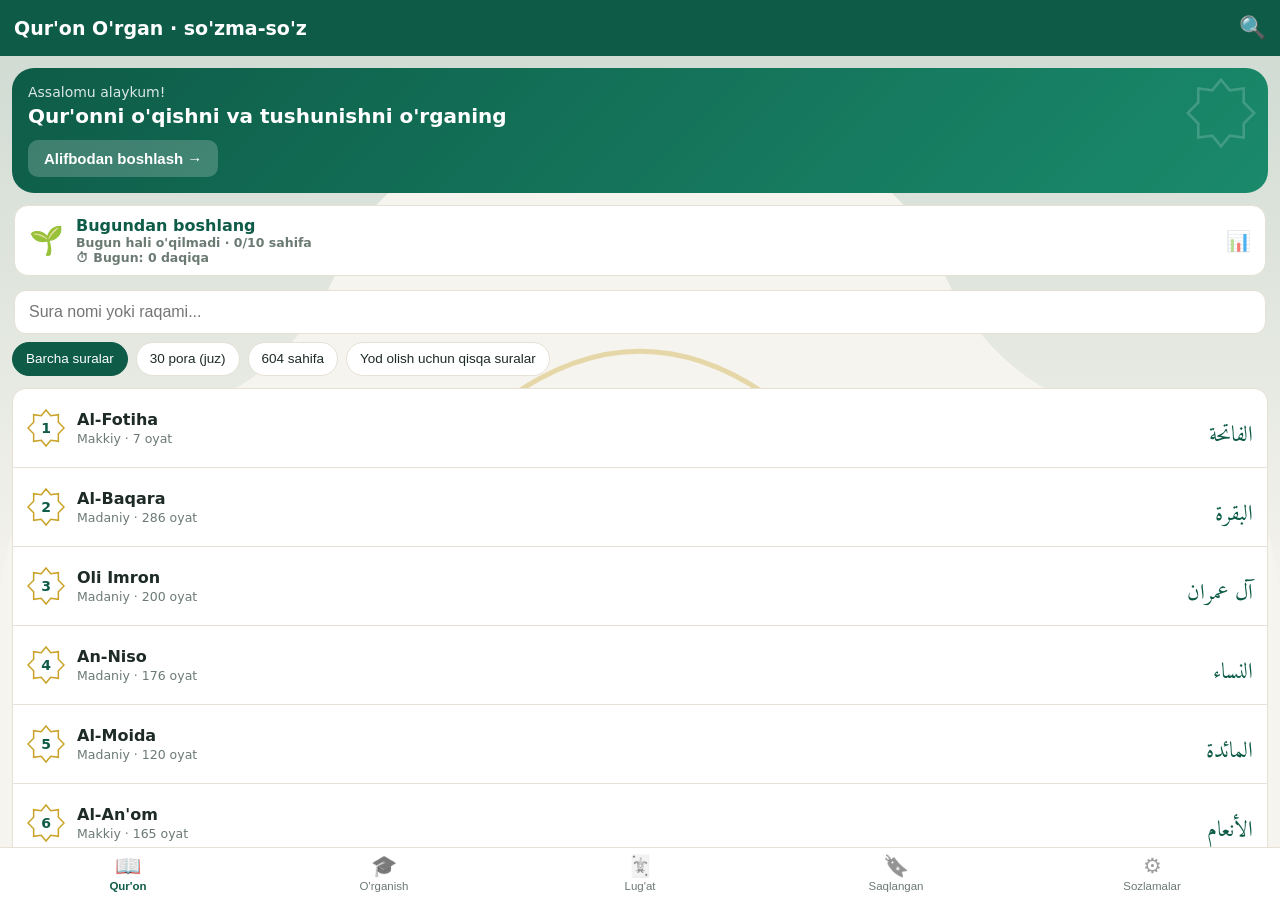
<file: index.html>
<!DOCTYPE html>
<html lang="uz">
<head>
<meta charset="utf-8">
<meta name="viewport" content="width=device-width, initial-scale=1, maximum-scale=1, user-scalable=no, viewport-fit=cover">
<title>Qur'on O'rgan: so'zma-so'z</title>
<meta name="theme-color" content="#0E5C48">
<meta name="apple-mobile-web-app-capable" content="yes">
<meta name="mobile-web-app-capable" content="yes">
<meta name="apple-mobile-web-app-status-bar-style" content="black-translucent">
<meta name="apple-mobile-web-app-title" content="Qur'on so'zma-so'z">
<link rel="apple-touch-icon" href="icon-180.png">
<link rel="icon" href="icon-192.png">
<link rel="manifest" href="manifest.json">
<link rel="stylesheet" href="style.css">
</head>
<body>
<header id="top">
  <button id="backBtn" class="iconbtn hidden" aria-label="Orqaga">&#8592;</button>
  <div id="title">Qur'on O'rgan</div>
  <button id="topAction3" class="iconbtn hidden" aria-label="Xatcho'p"></button>
  <button id="topAction2" class="iconbtn hidden"></button>
  <button id="topAction" class="iconbtn hidden"></button>
</header>
<main id="view"></main>
<div id="player" class="hidden">
  <button id="plPrev" class="iconbtn">&#9198;</button>
  <button id="plPlay" class="iconbtn big">&#9208;</button>
  <button id="plNext" class="iconbtn">&#9197;</button>
  <div id="plInfo"></div>
  <button id="plStop" class="iconbtn">&#10005;</button>
</div>
<nav id="tabs">
  <button data-tab="quran" class="on"><span>&#128214;</span>Qur'on</button>
  <button data-tab="learn"><span>&#127891;</span>O'rganish</button>
  <button data-tab="vocab"><span>&#127183;</span>Lug'at<i id="vBadge" class="badge hidden">0</i></button>
  <button data-tab="saved"><span>&#128278;</span>Saqlangan</button>
  <button data-tab="settings"><span>&#9881;</span>Sozlamalar</button>
</nav>
<div id="sheet" class="hidden"><div class="sheet-bg"></div><div class="sheet-box"><div class="sheet-handle"></div><div id="sheetBody"></div></div></div>
<audio id="audio" preload="auto"></audio>
<audio id="waudio" preload="auto"></audio>
<script src="data.js"></script>
<script src="uzdict.js"></script>
<script src="qdata.js"></script>
<script src="tajweed.js"></script>
<script src="indopak.js"></script>
<script src="morph.js"></script>
<script src="app.js"></script>
<script>try { if ("serviceWorker" in navigator && location.protocol === "https:") {
  var reloaded = false;
  window.__swApply = function () { var w = window.__swNew; if (w) { window.__swUserOk = true; w.postMessage("skipWaiting"); } };
  var announce = function (w) { window.__swNew = w; if (window.onSwUpdate) window.onSwUpdate(); };
  navigator.serviceWorker.register("sw.js", { updateViaCache: "none" }).then(function (r) {
    if (r.waiting && navigator.serviceWorker.controller) announce(r.waiting);
    r.addEventListener("updatefound", function () { var w = r.installing; if (!w) return;
      w.addEventListener("statechange", function () { if (w.state === "installed" && navigator.serviceWorker.controller) announce(w); }); });
    r.update(); setInterval(function () { r.update(); }, 30 * 60 * 1000);
  }).catch(function(){});
  navigator.serviceWorker.addEventListener("controllerchange", function () { if (window.__swUserOk && !reloaded) { reloaded = true; location.reload(); } });
} } catch (e) {}</script>
</body>
</html>
</file>
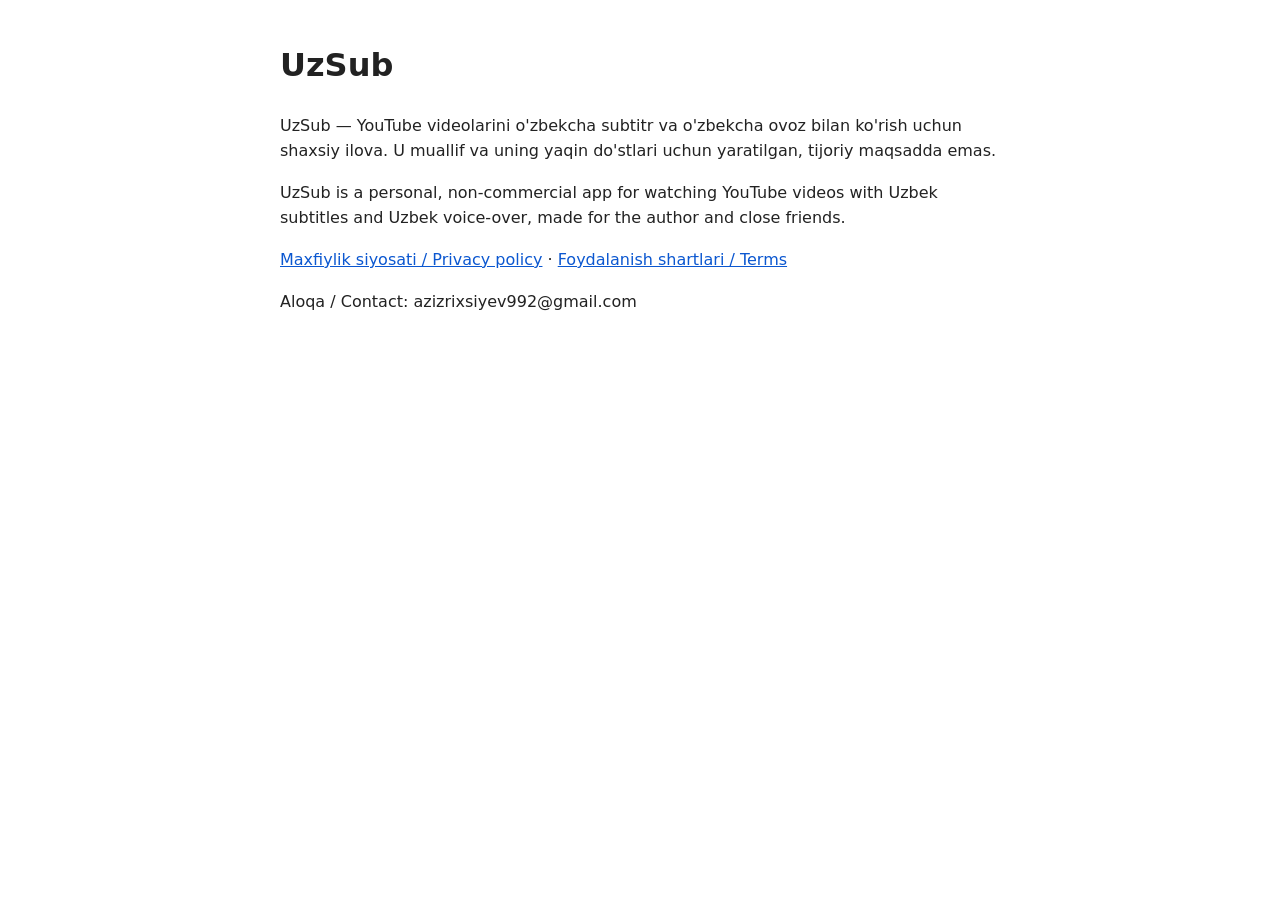
<file: uzsub/index.html>
<!doctype html>
<html lang="uz"><head><meta charset="utf-8"><meta name="viewport" content="width=device-width,initial-scale=1">
<title>UzSub</title>
<style>body{font-family:system-ui,Arial,sans-serif;max-width:720px;margin:40px auto;padding:0 18px;line-height:1.6;color:#222}a{color:#0b57d0}</style></head>
<body>
<h1>UzSub</h1>
<p>UzSub — YouTube videolarini o'zbekcha subtitr va o'zbekcha ovoz bilan ko'rish uchun shaxsiy ilova. U muallif va uning yaqin do'stlari uchun yaratilgan, tijoriy maqsadda emas.</p>
<p>UzSub is a personal, non-commercial app for watching YouTube videos with Uzbek subtitles and Uzbek voice-over, made for the author and close friends.</p>
<p><a href="privacy.html">Maxfiylik siyosati / Privacy policy</a> · <a href="terms.html">Foydalanish shartlari / Terms</a></p>
<p>Aloqa / Contact: azizrixsiyev992@gmail.com</p>
</body></html>
</file>
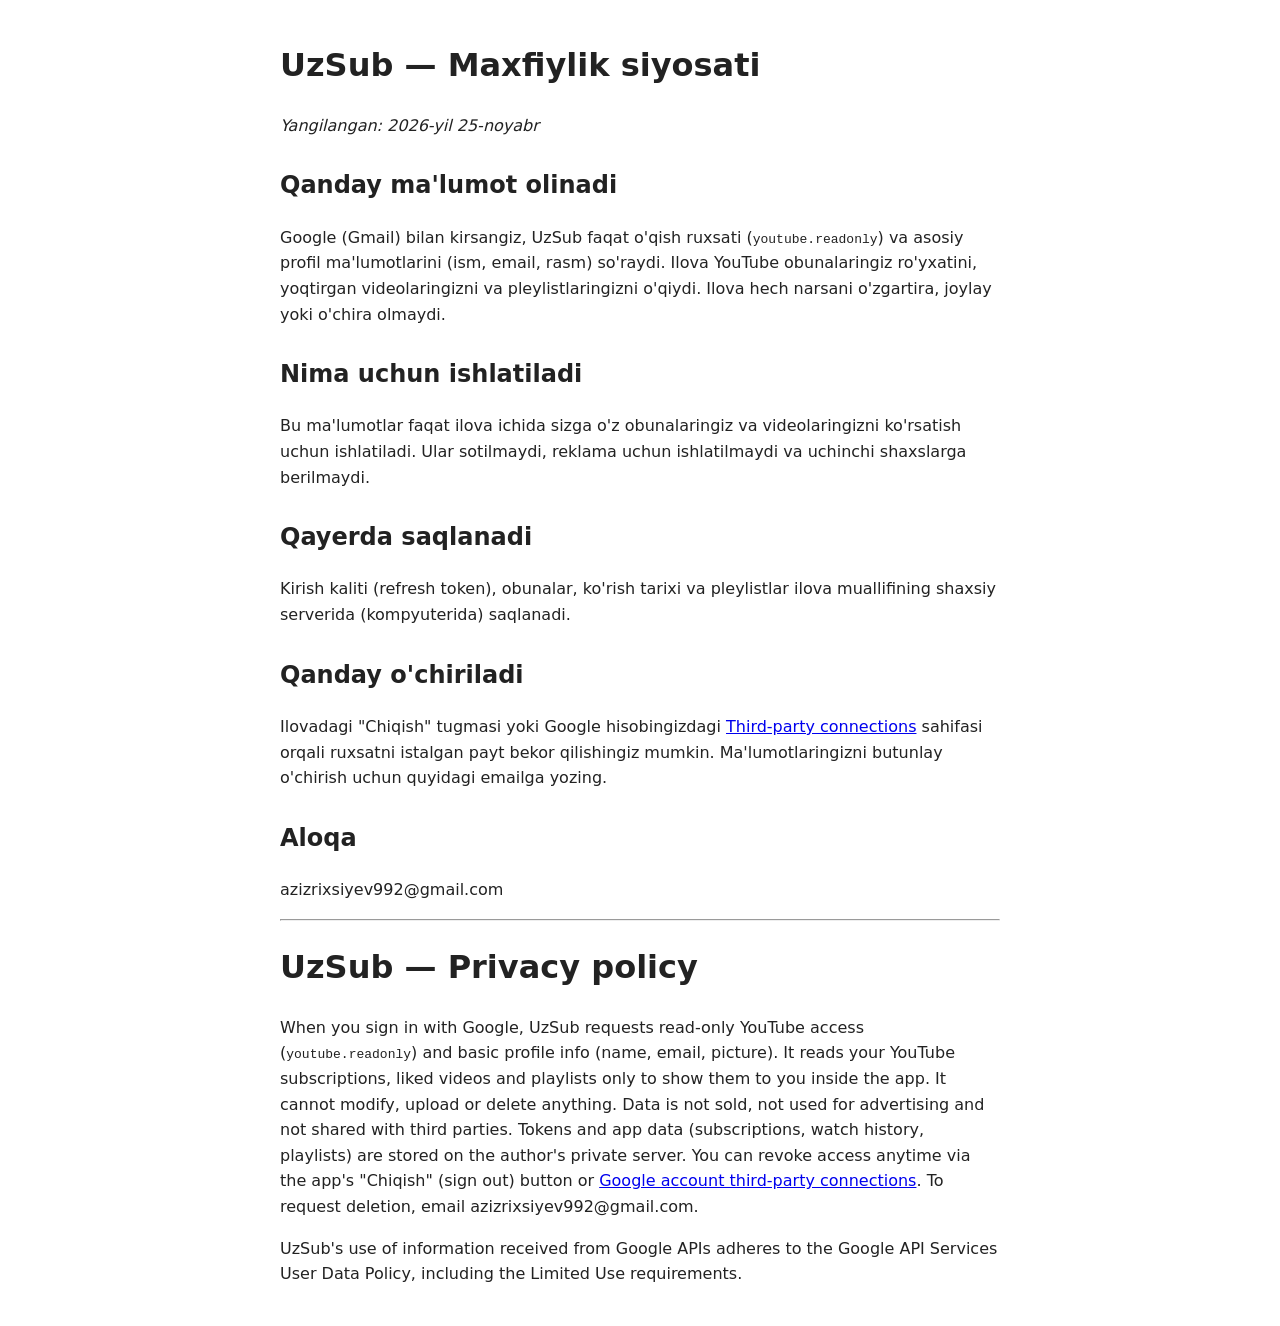
<file: uzsub/privacy.html>
<!doctype html>
<html lang="uz"><head><meta charset="utf-8"><meta name="viewport" content="width=device-width,initial-scale=1">
<title>UzSub — Maxfiylik siyosati / Privacy policy</title>
<style>body{font-family:system-ui,Arial,sans-serif;max-width:720px;margin:40px auto;padding:0 18px;line-height:1.6;color:#222}h2{margin-top:28px}</style></head>
<body>
<h1>UzSub — Maxfiylik siyosati</h1>
<p><i>Yangilangan: 2026-yil 25-noyabr</i></p>
<h2>Qanday ma'lumot olinadi</h2>
<p>Google (Gmail) bilan kirsangiz, UzSub faqat o'qish ruxsati (<code>youtube.readonly</code>) va asosiy profil ma'lumotlarini (ism, email, rasm) so'raydi. Ilova YouTube obunalaringiz ro'yxatini, yoqtirgan videolaringizni va pleylistlaringizni o'qiydi. Ilova hech narsani o'zgartira, joylay yoki o'chira olmaydi.</p>
<h2>Nima uchun ishlatiladi</h2>
<p>Bu ma'lumotlar faqat ilova ichida sizga o'z obunalaringiz va videolaringizni ko'rsatish uchun ishlatiladi. Ular sotilmaydi, reklama uchun ishlatilmaydi va uchinchi shaxslarga berilmaydi.</p>
<h2>Qayerda saqlanadi</h2>
<p>Kirish kaliti (refresh token), obunalar, ko'rish tarixi va pleylistlar ilova muallifining shaxsiy serverida (kompyuterida) saqlanadi.</p>
<h2>Qanday o'chiriladi</h2>
<p>Ilovadagi "Chiqish" tugmasi yoki Google hisobingizdagi <a href="https://myaccount.google.com/connections">Third-party connections</a> sahifasi orqali ruxsatni istalgan payt bekor qilishingiz mumkin. Ma'lumotlaringizni butunlay o'chirish uchun quyidagi emailga yozing.</p>
<h2>Aloqa</h2>
<p>azizrixsiyev992@gmail.com</p>
<hr>
<h1>UzSub — Privacy policy</h1>
<p>When you sign in with Google, UzSub requests read-only YouTube access (<code>youtube.readonly</code>) and basic profile info (name, email, picture). It reads your YouTube subscriptions, liked videos and playlists only to show them to you inside the app. It cannot modify, upload or delete anything. Data is not sold, not used for advertising and not shared with third parties. Tokens and app data (subscriptions, watch history, playlists) are stored on the author's private server. You can revoke access anytime via the app's "Chiqish" (sign out) button or <a href="https://myaccount.google.com/connections">Google account third-party connections</a>. To request deletion, email azizrixsiyev992@gmail.com.</p>
<p>UzSub's use of information received from Google APIs adheres to the Google API Services User Data Policy, including the Limited Use requirements.</p>
</body></html>
</file>
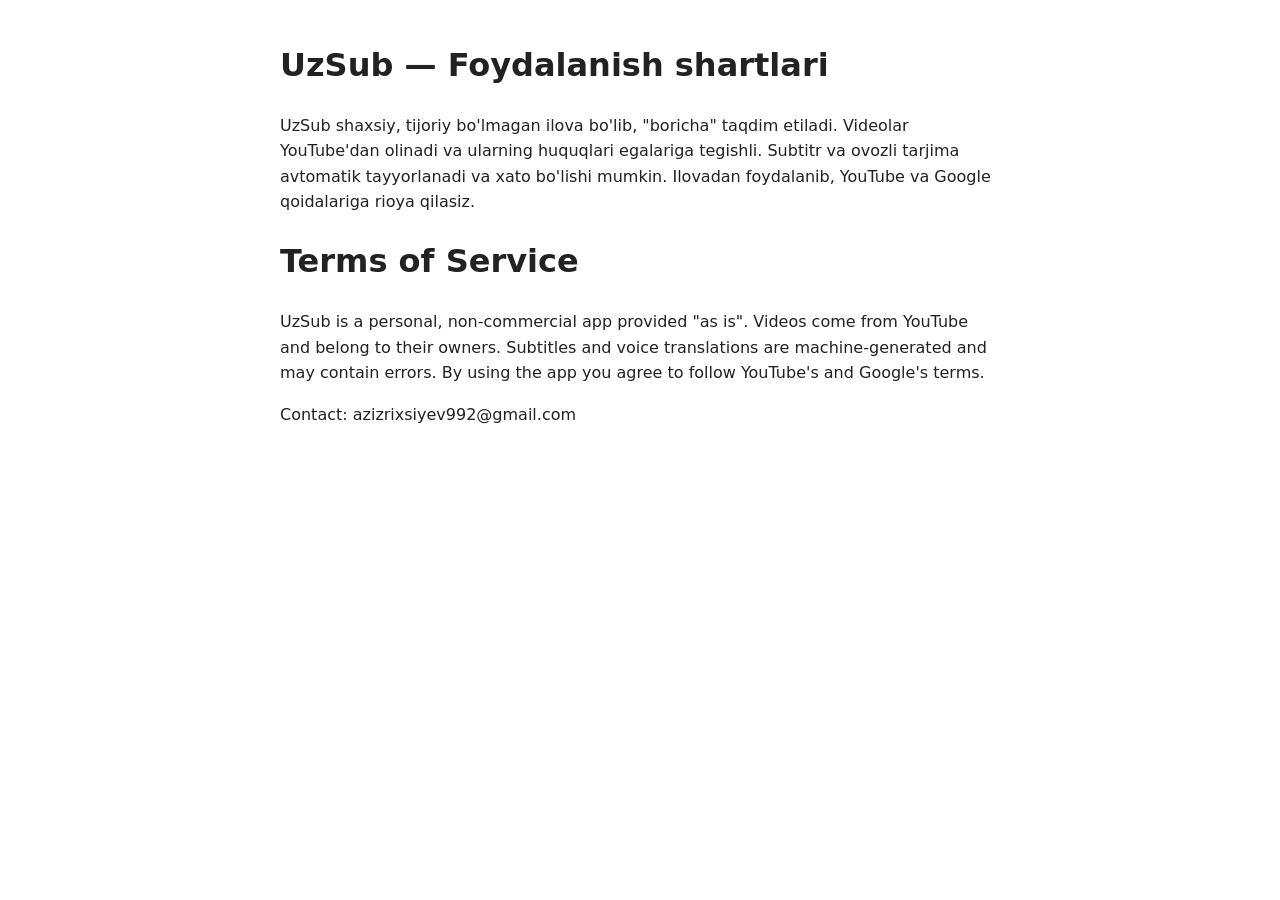
<file: uzsub/terms.html>
<!doctype html>
<html lang="uz"><head><meta charset="utf-8"><meta name="viewport" content="width=device-width,initial-scale=1">
<title>UzSub — Foydalanish shartlari / Terms</title>
<style>body{font-family:system-ui,Arial,sans-serif;max-width:720px;margin:40px auto;padding:0 18px;line-height:1.6;color:#222}</style></head>
<body>
<h1>UzSub — Foydalanish shartlari</h1>
<p>UzSub shaxsiy, tijoriy bo'lmagan ilova bo'lib, "boricha" taqdim etiladi. Videolar YouTube'dan olinadi va ularning huquqlari egalariga tegishli. Subtitr va ovozli tarjima avtomatik tayyorlanadi va xato bo'lishi mumkin. Ilovadan foydalanib, YouTube va Google qoidalariga rioya qilasiz.</p>
<h1>Terms of Service</h1>
<p>UzSub is a personal, non-commercial app provided "as is". Videos come from YouTube and belong to their owners. Subtitles and voice translations are machine-generated and may contain errors. By using the app you agree to follow YouTube's and Google's terms.</p>
<p>Contact: azizrixsiyev992@gmail.com</p>
</body></html>
</file>
<file: style.css>
@font-face { font-family: "AmiriQuran"; src: url("amiri-quran.woff2") format("woff2"); font-display: swap; }
@font-face { font-family: "QMadina"; src: url("madina-qmh.woff2") format("woff2"); font-display: swap; }
@font-face { font-family: "QOldMadina"; src: url("oldmadina-qmh.woff2") format("woff2"); font-display: swap; }
@font-face { font-family: "QIndoPak"; src: url("indopak-qmh.woff2") format("woff2"); font-display: swap; }
:root {
  --green: #0E5C48; --green2: #137a5f; --gold: #C9A227; --bg: #F6F4EE; --card: #fff;
  --text: #1d2a25; --muted: #6b7a73; --line: #e6e1d4; --hl: #fff6d6; --wbw: #0E5C48;
  --head: #0E5C48; --hero1: #0E5C48; --hero2: #1a8a6b; --acc2: #0E5C48; --btntext: #fff;
  --pattern: url("data:image/svg+xml;utf8,<svg xmlns='http://www.w3.org/2000/svg' width='56' height='56' viewBox='0 0 56 56'><path d='M28 4 34 22 52 28 34 34 28 52 22 34 4 28 22 22Z' fill='none' stroke='%230E5C48' stroke-opacity='.06' stroke-width='1.2'/></svg>");
  --ar: 30px; --tr: 16px; --arfont: "QMadina", "AmiriQuran", serif; --arlh: 2.1;
}
body.dark { --bg: #0d1422; --card: #151f33; --text: #e9edf5; --muted: #95a1b8; --line: #243149; --hl: #2c2a1c; --green: #d4b25a; --acc2: #e2c372; --wbw: #e2c372; --gold: #d4b25a;
  --head: #0b1120; --hero1: #18264a; --hero2: #2c3f6e; --btntext: #121a2c;
  --pattern: url("data:image/svg+xml;utf8,<svg xmlns='http://www.w3.org/2000/svg' width='56' height='56' viewBox='0 0 56 56'><path d='M28 4 34 22 52 28 34 34 28 52 22 34 4 28 22 22Z' fill='none' stroke='%23d4b25a' stroke-opacity='.07' stroke-width='1.2'/></svg>"); }
body.sepia { --green: #7a4b25; --acc2: #7a4b25; --wbw: #7a4b25; --gold: #b8860b; --head: #6b4423; --hero1: #6b4423; --hero2: #9c6b3c;
  --pattern: url("data:image/svg+xml;utf8,<svg xmlns='http://www.w3.org/2000/svg' width='56' height='56' viewBox='0 0 56 56'><circle cx='28' cy='28' r='18' fill='none' stroke='%237a4b25' stroke-opacity='.06' stroke-width='1.2'/><path d='M28 10 46 28 28 46 10 28Z' fill='none' stroke='%237a4b25' stroke-opacity='.05'/></svg>"); }
body.sepia { --bg: #f3e9d2; --card: #fbf4e2; --text: #3b2f1e; --muted: #7d6a4f; --line: #e2d3b0; --hl: #f5e3a8; }
* { box-sizing: border-box; -webkit-tap-highlight-color: transparent; }
html, body { margin: 0; height: 100%; background: var(--bg); color: var(--text); font-family: system-ui, -apple-system, "Segoe UI", Roboto, sans-serif; }
body { display: flex; flex-direction: column; overflow: hidden; }
.hidden { display: none !important; }
header { background: var(--head); color: #fff; display: flex; align-items: center; min-height: 56px; padding: 0 6px; gap: 4px; flex-shrink: 0; }
#title { flex: 1; font-size: 19px; font-weight: 600; padding: 0 8px; white-space: nowrap; overflow: hidden; text-overflow: ellipsis; }
.iconbtn { background: none; border: 0; color: inherit; font-size: 22px; width: 44px; height: 44px; border-radius: 50%; display: inline-flex; align-items: center; justify-content: center; cursor: pointer; }
.iconbtn:active { background: rgba(255,255,255,.18); }
main { flex: 1; overflow-y: auto; -webkit-overflow-scrolling: touch; padding-bottom: 20px; }
nav#tabs { display: flex; background: var(--card); border-top: 1px solid var(--line); flex-shrink: 0; }
nav#tabs button { flex: 1; background: none; border: 0; color: var(--muted); font-size: 11.5px; padding: 6px 0 8px; display: flex; flex-direction: column; align-items: center; gap: 2px; }
nav#tabs button span { font-size: 21px; filter: grayscale(1); opacity: .7; }
nav#tabs button.on { color: var(--green); font-weight: 600; }
body.dark nav#tabs button.on { color: var(--acc2); }
nav#tabs button.on span { filter: none; opacity: 1; }

.pad { padding: 14px; }
.search { width: 100%; padding: 12px 14px; border-radius: 12px; border: 1px solid var(--line); background: var(--card); color: var(--text); font-size: 16px; outline: none; }
.card { background: var(--card); border-radius: 14px; border: 1px solid var(--line); margin: 10px 12px; overflow: hidden; }
.hero { background: linear-gradient(135deg, var(--hero1), var(--hero2)); color: #fff; margin: 12px; border-radius: 16px; padding: 16px; position: relative; }
.hero h3 { margin: 0 0 4px; font-size: 14px; font-weight: 500; opacity: .85; }
.hero .big { font-size: 20px; font-weight: 700; }
.hero .btn { margin-top: 12px; }
.btn { background: var(--green); color: var(--btntext); border: 0; border-radius: 10px; padding: 10px 16px; font-size: 15px; font-weight: 600; cursor: pointer; }
.btn.light { background: rgba(255,255,255,.2); }
.btn.out { background: transparent; color: var(--green); border: 1.5px solid var(--green); }
body.dark .btn.out { color: var(--acc2); border-color: var(--acc2); }
.btn:active { opacity: .8; }
.row { display: flex; align-items: center; padding: 12px 14px; border-bottom: 1px solid var(--line); gap: 12px; cursor: pointer; }
.row:last-child { border-bottom: 0; }
.row:active { background: var(--hl); }
.num { width: 38px; height: 38px; flex-shrink: 0; display: flex; align-items: center; justify-content: center; font-weight: 700; font-size: 14px; color: var(--green); background: url("data:image/svg+xml;utf8,<svg xmlns='http://www.w3.org/2000/svg' viewBox='0 0 40 40'><path d='M20 1 25 7 33 6 33 14 39 20 33 26 33 34 25 33 20 39 15 33 7 34 7 26 1 20 7 14 7 6 15 7Z' fill='none' stroke='%23C9A227' stroke-width='1.6'/></svg>") center/contain no-repeat; }
body.dark .num { color: var(--acc2); }
.rmain { flex: 1; min-width: 0; }
.rtitle { font-weight: 600; font-size: 16px; }
.rsub { font-size: 12.5px; color: var(--muted); margin-top: 2px; }
.rar { font-family: "AmiriQuran", serif; font-size: 22px; color: var(--green); direction: rtl; }
body.dark .rar { color: var(--acc2); }
.chips { display: flex; gap: 8px; overflow-x: auto; padding: 4px 12px 2px; }
.chip { flex-shrink: 0; line-height: 1.3; padding: 7px 13px; border-radius: 20px; border: 1px solid var(--line); background: var(--card); font-size: 13.5px; color: var(--text); }
.chip.on { background: var(--green); color: #fff; border-color: var(--green); }

/* Reader */
.sura-head { text-align: center; padding: 18px 12px 6px; }
.sura-head .ar { font-family: "AmiriQuran", serif; font-size: 34px; color: var(--green); }
body.dark .sura-head .ar { color: var(--acc2); }
.sura-head .meta { color: var(--muted); font-size: 13px; }
.bism { font-family: var(--arfont); font-size: calc(var(--ar) * .9); text-align: center; padding: 6px 0 4px; color: var(--text); }
.ayah { background: var(--card); margin: 8px 10px; border-radius: 14px; border: 1px solid var(--line); padding: 10px 12px 12px; transition: background .25s; }
.ayah.playing { background: var(--hl); border-color: var(--gold); }
.ayah-head { display: flex; align-items: center; gap: 2px; }
.ayah-head .key { font-size: 12.5px; color: var(--muted); flex: 1; padding-left: 4px; }
.ayah-head .iconbtn { width: 38px; height: 38px; font-size: 18px; color: var(--green); }
body.dark .ayah-head .iconbtn { color: var(--acc2); }
.ayah-head .iconbtn.on { color: var(--gold); }
.ar-line { direction: rtl; text-align: right; font-family: var(--arfont); font-size: var(--ar); line-height: var(--arlh); padding: 4px 0; }
.ar-line .w { cursor: pointer; border-radius: 6px; padding: 0 2px; }
.ar-line .w:active, .ar-line .w.sel { background: var(--hl); }
.ar-line .end { color: var(--gold); font-size: .8em; }
.wbw .ar-line { display: flex; flex-wrap: wrap; gap: 6px 4px; line-height: 1.5; }
.wbw .w { display: inline-flex; flex-direction: column; align-items: center; padding: 4px 6px; border: 1px dashed var(--line); border-radius: 8px; max-width: 46%; }
.wbw .w .wa { font-size: var(--ar); line-height: 1.75; }
.w .wt, .w .wm { display: none; font-family: system-ui, sans-serif; direction: ltr; text-align: center; line-height: 1.25; }
.wbw .w .wm { display: block; font-size: 12.5px; color: var(--wbw); margin-top: 2px; }
.wbw.tl .w .wt { display: block; font-size: 11.5px; color: var(--muted); font-style: italic; }
.wbw .end { align-self: center; font-size: calc(var(--ar) * .8); }
.tr-text { font-size: var(--tr); line-height: 1.6; padding-top: 6px; border-top: 1px solid var(--line); margin-top: 6px; }
.tr-text sup { color: var(--gold); }
.loading { text-align: center; padding: 40px 20px; color: var(--muted); }
.spinner { width: 34px; height: 34px; border: 3px solid var(--line); border-top-color: var(--green); border-radius: 50%; animation: spin 1s linear infinite; margin: 0 auto 12px; }
@keyframes spin { to { transform: rotate(360deg); } }
.err { color: #b3261e; text-align: center; padding: 20px; }
.note { font-size: 12.5px; color: var(--muted); padding: 6px 14px; line-height: 1.45; }
.banner { background: var(--hl); border: 1px solid var(--gold); color: var(--text); margin: 8px 10px; border-radius: 10px; padding: 9px 12px; font-size: 13px; line-height: 1.4; }

/* Player */
#player { position: relative; display: flex; align-items: center; background: #0b4a3a; color: #fff; padding: 4px 8px; gap: 2px; flex-shrink: 0; }
#player .big { font-size: 26px; }
#plInfo { flex: 1; font-size: 12.5px; padding-left: 8px; line-height: 1.3; }

/* Sheet */
#sheet { position: fixed; inset: 0; z-index: 50; }
.sheet-bg { position: absolute; inset: 0; background: rgba(0,0,0,.45); }
.sheet-box { position: absolute; left: 0; right: 0; bottom: 0; max-height: 82%; background: var(--card); border-radius: 18px 18px 0 0; overflow-y: auto; padding: 4px 16px 24px; animation: up .2s ease-out; }
@keyframes up { from { transform: translateY(40%); opacity: .4; } }
.sheet-handle { width: 40px; height: 4px; border-radius: 3px; background: var(--line); margin: 8px auto 10px; }
.sheet-box h3 { margin: 6px 0 10px; font-size: 17px; }
.tafsir-text { font-size: var(--tr); line-height: 1.65; white-space: pre-wrap; }
.word-pop { text-align: center; }
.word-pop .wbig { font-family: var(--arfont); font-size: 52px; color: var(--green); direction: rtl; line-height: 1.8; }
body.dark .word-pop .wbig { color: var(--acc2); }
.word-pop .wtl { color: var(--muted); font-style: italic; font-size: 15px; }
.word-pop .wmn { font-size: 20px; font-weight: 600; margin: 8px 0 14px; }
.word-pop .alts { font-size: 13px; color: var(--muted); margin-bottom: 14px; }

/* Settings */
.set { padding: 13px 14px; border-bottom: 1px solid var(--line); }
.set:last-child { border-bottom: 0; }
.set label { display: block; font-weight: 600; font-size: 15px; margin-bottom: 8px; }
.set .hint { font-size: 12.5px; color: var(--muted); margin-top: 4px; }
.seg { display: flex; flex-wrap: wrap; gap: 6px; }
.seg button { flex: 1 1 auto; padding: 8px 10px; border-radius: 9px; border: 1px solid var(--line); background: var(--bg); color: var(--text); font-size: 13.5px; }
.seg button.on { background: var(--green); color: #fff; border-color: var(--green); }
select { width: 100%; padding: 10px; border-radius: 10px; border: 1px solid var(--line); background: var(--bg); color: var(--text); font-size: 15px; }
input[type=range] { width: 100%; accent-color: var(--green); }
.toggle { display: flex; align-items: center; justify-content: space-between; }
.toggle label { margin: 0; }
.sw { width: 50px; height: 28px; border-radius: 14px; background: #c9cfcc; position: relative; transition: .2s; flex-shrink: 0; }
.sw::after { content: ""; position: absolute; top: 3px; left: 3px; width: 22px; height: 22px; border-radius: 50%; background: #fff; transition: .2s; box-shadow: 0 1px 3px rgba(0,0,0,.25); }
.sw.on { background: var(--green); }
.sw.on::after { left: 25px; }

/* Learn */
.lesson-ic { width: 46px; height: 46px; border-radius: 12px; background: #e3f1ec; display: flex; align-items: center; justify-content: center; font-size: 24px; flex-shrink: 0; font-family: "AmiriQuran", serif; color: var(--green); }
body.dark .lesson-ic { background: #1f3a31; color: var(--acc2); }
.grid { display: grid; grid-template-columns: repeat(4, 1fr); gap: 8px; padding: 10px 12px; }
.lt { background: var(--card); border: 1px solid var(--line); border-radius: 12px; text-align: center; padding: 8px 2px 6px; cursor: pointer; }
.lt:active { background: var(--hl); }
.lt .l { font-family: "AmiriQuran", serif; font-size: 36px; line-height: 1.9; padding-bottom: 4px; color: var(--green); }
body.dark .lt .l { color: var(--acc2); }
.lt .n { font-size: 12px; color: var(--muted); }
.forms { display: flex; justify-content: space-around; direction: rtl; margin: 6px 0 14px; }
.forms div { text-align: center; }
.forms .f { font-family: "AmiriQuran", serif; font-size: 40px; line-height: 1.6; }
.forms .c { font-size: 11px; color: var(--muted); direction: ltr; }
.hrow { display: flex; align-items: center; gap: 12px; padding: 12px 14px; border-bottom: 1px solid var(--line); }
.hrow .hx { font-family: "AmiriQuran", serif; font-size: 40px; min-width: 64px; text-align: center; color: var(--green); cursor: pointer; }
body.dark .hrow .hx { color: var(--acc2); }
.lesson-p { padding: 4px 14px; line-height: 1.6; font-size: 15px; }
.arx { font-family: "AmiriQuran", serif; font-size: 1.45em; color: var(--green); direction: rtl; display: inline-block; white-space: nowrap; line-height: 1.6; }
body.dark .arx { color: var(--acc2); }
.drill { display: grid; grid-template-columns: repeat(3, 1fr); gap: 8px; padding: 10px 12px; }
.drill .lt .l { font-size: 34px; }
.quiz-q { text-align: center; font-family: "AmiriQuran", serif; font-size: 90px; color: var(--green); line-height: 1.6; }
body.dark .quiz-q { color: var(--acc2); }
.quiz-opts { display: grid; grid-template-columns: 1fr 1fr; gap: 10px; padding: 0 14px; }
.quiz-opts button { padding: 14px; font-size: 17px; border-radius: 12px; border: 1px solid var(--line); background: var(--card); color: var(--text); }
.quiz-opts button.ok { background: #d8f3e6; border-color: #2e9e6f; }
.quiz-opts button.bad { background: #fbe0de; border-color: #c94a43; }
body.dark .quiz-opts button.ok { background: #1d4a37; }
body.dark .quiz-opts button.bad { background: #4a1f1d; }
.score { text-align: center; color: var(--muted); padding: 8px; }
.progress { height: 6px; background: var(--line); border-radius: 3px; overflow: hidden; margin-top: 8px; }
.progress div { height: 100%; background: var(--gold); }
.empty { text-align: center; color: var(--muted); padding: 50px 24px; line-height: 1.6; }
.foot { font-size: 11.5px; color: var(--muted); padding: 10px 16px 20px; line-height: 1.5; text-align: center; }

/* Rangli tajvid */
.wa i, .ar-line i { font-style: normal; }
.tj-ham_wasl { color: #9a9a9a; }
.tj-slnt { color: #9a9a9a; }
.tj-laam_shamsiyah { color: #9a9a9a; }
.tj-madda_normal { color: #537FFF; }
.tj-madda_permissible { color: #4050FF; }
.tj-madda_necessary { color: #000EBC; }
.tj-madda_obligatory { color: #2144C1; }
.tj-qalaqah { color: #DD0008; }
.tj-ikhafa_shafawi { color: #D500B7; }
.tj-ikhafa { color: #9400A8; }
.tj-idgham_shafawi { color: #58B800; }
.tj-iqlab { color: #26BFFD; }
.tj-idgham_ghunnah { color: #169777; }
.tj-idgham_wo_ghunnah { color: #169200; }
.tj-idgham_mutajanisayn { color: #A1A1A1; }
.tj-idgham_mutaqaribayn { color: #A1A1A1; }
.tj-ghunnah { color: #FF7E1E; }
body.dark .tj-madda_normal { color: #8aa6ff; }
body.dark .tj-madda_permissible { color: #7d88ff; }
body.dark .tj-madda_necessary { color: #6f7bff; }
body.dark .tj-madda_obligatory { color: #6f8cff; }
body.dark .tj-ikhafa { color: #d36be6; }
.tj-bg-ham_wasl { background: #9a9a9a; }
.tj-bg-slnt { background: #9a9a9a; }
.tj-bg-laam_shamsiyah { background: #9a9a9a; }
.tj-bg-madda_normal { background: #537FFF; }
.tj-bg-madda_permissible { background: #4050FF; }
.tj-bg-madda_necessary { background: #000EBC; }
.tj-bg-madda_obligatory { background: #2144C1; }
.tj-bg-qalaqah { background: #DD0008; }
.tj-bg-ikhafa_shafawi { background: #D500B7; }
.tj-bg-ikhafa { background: #9400A8; }
.tj-bg-idgham_shafawi { background: #58B800; }
.tj-bg-iqlab { background: #26BFFD; }
.tj-bg-idgham_ghunnah { background: #169777; }
.tj-bg-idgham_wo_ghunnah { background: #169200; }
.tj-bg-idgham_mutajanisayn { background: #A1A1A1; }
.tj-bg-idgham_mutaqaribayn { background: #A1A1A1; }
.tj-bg-ghunnah { background: #FF7E1E; }
.tjdot { width: 22px; height: 22px; border-radius: 6px; flex-shrink: 0; }
.note-box { margin-top: 8px; padding: 8px 10px; border-radius: 10px; background: var(--hl); font-size: 14px; line-height: 1.5; white-space: pre-wrap; }

/* Yozuv uslublari */
body.ms-madina { --arfont: "QMadina", "AmiriQuran", serif; }
body.ms-oldmadina { --arfont: "QOldMadina", "AmiriQuran", serif; }
body.ms-indopak { --arfont: "QIndoPak", "AmiriQuran", serif; --arlh: 2.4; }
body.ms-amiri { --arfont: "AmiriQuran", serif; }
.ar-amiri, .ar-amiri .wa { font-family: "AmiriQuran", serif !important; }
main { position: relative; }
.mpick { display: flex; flex-direction: column; gap: 8px; }
.mpick button { text-align: left; border: 1.5px solid var(--line); background: var(--bg); color: var(--text); border-radius: 12px; padding: 8px 12px; display: grid; grid-template-columns: auto 1fr; column-gap: 12px; align-items: center; }
.mpick button.on { border-color: var(--green); background: var(--hl); }
.mpick .mp-ar { grid-row: span 2; font-size: 26px; direction: rtl; color: var(--green); line-height: 1.7; }
body.dark .mpick .mp-ar { color: var(--acc2); }
.mpick small { color: var(--muted); font-size: 12px; line-height: 1.3; }
.ms-madina.mp-ar, .mp-ar.ms-madina { font-family: "QMadina", "AmiriQuran", serif; }
.mp-ar.ms-oldmadina { font-family: "QOldMadina", "AmiriQuran", serif; }
.mp-ar.ms-indopak { font-family: "QIndoPak", "AmiriQuran", serif; }
.mp-ar.ms-amiri { font-family: "AmiriQuran", serif; }
.mushaf { direction: rtl; text-align: justify; text-align-last: center; font-family: var(--arfont); font-size: calc(var(--ar) * 1.05); line-height: var(--arlh); background: var(--card); border: 1px solid var(--line); border-radius: 14px; margin: 8px 10px; padding: 14px 16px; }
.mushaf .w { cursor: pointer; border-radius: 6px; }
.mushaf .w.sel, .mushaf .w:active { background: var(--hl); }
.mushaf .ma.playing { background: var(--hl); border-radius: 6px; box-shadow: 0 0 0 3px var(--hl); }
.mushaf .end { color: var(--gold); cursor: pointer; font-size: .8em; padding: 0 2px; }
.mushaf .wa i { font-style: normal; }
#topAction2.on { background: rgba(255,255,255,.22); }
#topAction2 { font-family: "AmiriQuran", serif; font-size: 24px; }
.end { font-family: "AmiriQuran", serif !important; }
#topAction2 { line-height: 1; padding-bottom: 8px; }

/* Lug'at va takrorlash */
nav#tabs button { position: relative; }
.badge { position: absolute; top: 3px; left: 54%; background: #d93b30; color: #fff; font-style: normal; font-size: 10.5px; font-weight: 700; min-width: 17px; height: 17px; line-height: 17px; border-radius: 9px; padding: 0 4px; }
.w.inv .wa { text-decoration: underline dotted var(--gold); text-decoration-thickness: 2px; text-underline-offset: 6px; }
.wbw .w.inv { border-color: var(--gold); border-style: solid; }
.vstats { display: flex; gap: 14px; flex-wrap: wrap; font-size: 13px; opacity: .9; margin-top: 6px; }
.vword { font-family: var(--arfont); font-size: 26px; min-width: 70px; text-align: center; }
.flash { padding: 10px 14px 4px; }
.fq { font-family: var(--arfont); font-size: 64px; text-align: center; direction: rtl; color: var(--green); line-height: 2; padding-top: 10px; }
body.dark .fq { color: var(--acc2); }
.fa { font-size: 24px; font-weight: 700; text-align: center; margin: 8px 0 6px; }
.grades { display: grid; grid-template-columns: 1fr 1fr 1fr; gap: 8px; padding: 6px 12px; }
.grades button { border: 0; border-radius: 12px; padding: 12px 4px; font-size: 16px; font-weight: 700; color: #fff; display: flex; flex-direction: column; align-items: center; gap: 2px; }
.grades small { font-size: 11.5px; font-weight: 500; opacity: .9; }
.g0 { background: #c94a43; } .g1 { background: #d8962b; } .g2 { background: #2e9e6f; }
.btn[disabled] { opacity: .6; }

/* Mavzular: fon naqshi */
main { background-image: var(--pattern); background-attachment: local; }
body.dark .btn.light { color: #fff; }
.chip.on, .seg button.on { color: var(--btntext); }
.tpick { display: grid; grid-template-columns: repeat(3, 1fr); gap: 8px; }
.tpick button { border: 2px solid var(--line); border-radius: 12px; padding: 0; overflow: hidden; background: none; color: var(--text); font-size: 13px; font-weight: 600; }
.tpick button.on { border-color: var(--gold); box-shadow: 0 0 0 2px var(--gold); }
.tp-prev { height: 70px; display: flex; flex-direction: column; }
.tp-prev i { height: 16px; display: block; }
.tp-prev span { flex: 1; display: flex; align-items: center; justify-content: center; font-family: "AmiriQuran", serif; font-size: 22px; }
.tpick b { display: block; padding: 6px 2px; }

/* So'z tahlili */
.mgrid { display: grid; grid-template-columns: 1fr 1fr; gap: 8px; margin: 10px 0; }
.mbox { background: var(--bg); border: 1px solid var(--line); border-radius: 12px; padding: 8px; text-align: center; }
.mbox small { color: var(--muted); font-size: 11.5px; display: block; }
.mar { font-family: "AmiriQuran", serif; font-size: 28px; color: var(--green); direction: rtl; line-height: 1.7; }
.tipbox { background: var(--hl); border-left: 3px solid var(--gold); padding: 8px 10px; border-radius: 8px; font-size: 13.5px; margin: 8px 0; line-height: 1.45; }
.sheet-box h4, #dBody h4 { margin: 14px 0 8px; font-size: 14.5px; }
.fam { display: flex; flex-wrap: wrap; gap: 6px; direction: rtl; }
.famw { direction: ltr; border: 1px solid var(--line); background: var(--bg); color: var(--text); border-radius: 10px; padding: 6px 9px; display: flex; flex-direction: column; align-items: center; font-size: 12.5px; max-width: 48%; }
.famw .far { font-family: var(--arfont); font-size: 22px; color: var(--green); line-height: 1.7; }
.famw small { color: var(--muted); font-size: 10.5px; }
.exrow { padding: 8px 0; border-bottom: 1px solid var(--line); cursor: pointer; }
.exar { font-family: var(--arfont); font-size: 21px; direction: rtl; line-height: 1.9; }
.exar mark { background: var(--hl); color: var(--green); border-radius: 4px; padding: 0 2px; }
.covbar { margin-top: 12px; font-size: 13px; }
.covbar .progress { background: rgba(255,255,255,.25); }
.vdet { display: flex; justify-content: center; gap: 16px; font-size: 13.5px; color: var(--muted); flex-wrap: wrap; }
.playall { display: flex; gap: 8px; justify-content: center; margin-top: 12px; }
.playall .btn { padding: 9px 14px; }

.goalbar { display: flex; justify-content: space-between; align-items: center; font-size: 14px; gap: 8px; flex-wrap: wrap; }
.streak { background: rgba(255,255,255,.18); padding: 3px 10px; border-radius: 12px; font-weight: 700; }
.hero .progress { background: rgba(255,255,255,.25); }
.lqopts { display: grid; grid-template-columns: 1fr 1fr; gap: 10px; padding: 0 14px; }
.lqopts button { font-family: var(--arfont); font-size: 34px; line-height: 1.8; border-radius: 14px; border: 1.5px solid var(--line); background: var(--card); color: var(--text); padding: 6px; }
.lqopts button.ok { background: #d8f3e6; border-color: #2e9e6f; color: #12392a; }
.lqopts button.bad { background: #fbe0de; border-color: #c94a43; color: #3a1210; }

/* Fon: mehrob gumbazi (3-namuna) */
:root { --mehrob: url("data:image/svg+xml;utf8,<svg xmlns='http://www.w3.org/2000/svg' width='390' height='260' viewBox='0 0 390 260'><defs><linearGradient id='g' x1='0' y1='0' x2='0' y2='1'><stop offset='0' stop-color='%230E5C48' stop-opacity='.16'/><stop offset='1' stop-color='%230E5C48' stop-opacity='0'/></linearGradient></defs><path d='M0 0H390V170Q390 120 340 110Q300 100 285 60Q270 25 195 10Q120 25 105 60Q90 100 50 110Q0 120 0 170Z' fill='url(%23g)'/><path d='M120 140Q195 40 270 140' fill='none' stroke='%23c9a227' stroke-opacity='.35' stroke-width='1.5'/></svg>"); }
body.sepia { --mehrob: url("data:image/svg+xml;utf8,<svg xmlns='http://www.w3.org/2000/svg' width='390' height='260' viewBox='0 0 390 260'><defs><linearGradient id='g' x1='0' y1='0' x2='0' y2='1'><stop offset='0' stop-color='%237a4b25' stop-opacity='.16'/><stop offset='1' stop-color='%237a4b25' stop-opacity='0'/></linearGradient></defs><path d='M0 0H390V170Q390 120 340 110Q300 100 285 60Q270 25 195 10Q120 25 105 60Q90 100 50 110Q0 120 0 170Z' fill='url(%23g)'/><path d='M120 140Q195 40 270 140' fill='none' stroke='%23c9a227' stroke-opacity='.35' stroke-width='1.5'/></svg>"); }
body.dark { --mehrob: url("data:image/svg+xml;utf8,<svg xmlns='http://www.w3.org/2000/svg' width='390' height='260' viewBox='0 0 390 260'><defs><linearGradient id='g' x1='0' y1='0' x2='0' y2='1'><stop offset='0' stop-color='%23d4b25a' stop-opacity='.12'/><stop offset='1' stop-color='%23d4b25a' stop-opacity='0'/></linearGradient></defs><path d='M0 0H390V170Q390 120 340 110Q300 100 285 60Q270 25 195 10Q120 25 105 60Q90 100 50 110Q0 120 0 170Z' fill='url(%23g)'/><path d='M120 140Q195 40 270 140' fill='none' stroke='%23c9a227' stroke-opacity='.30' stroke-width='1.5'/></svg>"); }
main { background-image: var(--mehrob) !important; background-repeat: no-repeat !important; background-size: 100% auto !important; background-attachment: local !important; }
.hero { border-radius: 22px; overflow: hidden; }
.hero::after { content: ""; position: absolute; right: 12px; top: 10px; width: 70px; height: 70px; opacity: .18; pointer-events: none;
  background: url("data:image/svg+xml;utf8,<svg xmlns='http://www.w3.org/2000/svg' viewBox='0 0 40 40'><path d='M20 1 25 7 33 6 33 14 39 20 33 26 33 34 25 33 20 39 15 33 7 34 7 26 1 20 7 14 7 6 15 7Z' fill='none' stroke='white' stroke-width='1.5'/></svg>") center/contain no-repeat; }
/* ---- Web / iPhone ---- */
html, body { height: 100dvh; }
header { padding-top: env(safe-area-inset-top); padding-left: max(6px, env(safe-area-inset-left)); padding-right: max(6px, env(safe-area-inset-right)); min-height: calc(56px + env(safe-area-inset-top)); }
nav#tabs { padding-bottom: env(safe-area-inset-bottom); }
main { overscroll-behavior: contain; }
input, select, textarea { font-size: 16px; }
#wtoast { position: fixed; left: 50%; bottom: calc(84px + env(safe-area-inset-bottom)); transform: translateX(-50%) translateY(20px); max-width: 88vw; background: rgba(20,28,25,.92); color: #fff; padding: 10px 16px; border-radius: 12px; font-size: 14px; line-height: 1.4; text-align: center; opacity: 0; pointer-events: none; transition: .25s; z-index: 9999; }
#wtoast.on { opacity: 1; transform: translateX(-50%) translateY(0); }
#iosTip { margin: 12px; padding: 12px 14px; border-radius: 14px; background: var(--card); border: 1px solid var(--line); font-size: 14px; line-height: 1.5; position: relative; }
#iosTip b { color: var(--green); }
#iosTip button { position: absolute; top: 4px; right: 6px; background: none; border: 0; font-size: 20px; color: var(--muted); }
/* Poralar va avto o'qish */
.juzmark { text-align: center; color: var(--gold); font-weight: 600; font-size: 14px; margin: 14px 12px 4px; padding: 6px; border-top: 1px dashed var(--gold); border-bottom: 1px dashed var(--gold); }
#asbar { display: flex; align-items: center; gap: 2px; background: var(--head); color: #fff; padding: 4px 8px; flex-shrink: 0; }
#asbar .aslbl { flex: 1; font-size: 14px; font-weight: 600; padding-left: 4px; }
#asbar .asspd { font-size: 13px; min-width: 64px; text-align: center; }
#asbar .iconbtn { width: 40px; height: 40px; font-size: 20px; }
/* To'liq ekran rejimi */
body.imm header, body.imm nav#tabs, body.imm #asbar { display: none !important; }
body.imm main { padding-top: env(safe-area-inset-top); padding-bottom: calc(20px + env(safe-area-inset-bottom)); }
/* iPhone: butun ekranni egallash */
body { position: fixed; top: 0; left: 0; right: 0; bottom: 0; height: auto; }
/* Sahifalar */
.pg-top { display: flex; justify-content: space-between; gap: 8px; flex-wrap: wrap; padding: 8px 14px; font-size: 13px; color: var(--muted); border-bottom: 1px solid var(--line); background: var(--card); }
.pg-top .ok { color: var(--green); font-weight: 700; }
.pg-sura { text-align: center; font-family: "AmiriQuran", serif; font-size: 28px; color: var(--green); margin: 14px 12px 0; padding: 8px; border: 1.5px solid var(--gold); border-radius: 12px; }
.pg-sura small { display: block; font-family: system-ui, sans-serif; font-size: 12px; color: var(--muted); }
body.dark .pg-sura { color: var(--acc2); }
.pg-mushaf { margin-top: 8px; }
.pg-nav { display: flex; align-items: center; justify-content: space-between; gap: 10px; padding: 16px 14px 24px; }
.pg-nav .btn { min-width: 96px; }
.pg-nav .btn[disabled] { opacity: .35; }
.pg-num { color: var(--muted); font-size: 14px; }
.pgmark { text-align: center; color: var(--muted); font-size: 12px; margin: 10px 12px 2px; cursor: pointer; }
.pgmark::before, .pgmark::after { content: " ― "; color: var(--line); }
.pgmark-in { display: inline-block; font: 11px system-ui, sans-serif; color: var(--muted); border: 1px solid var(--line); border-radius: 8px; padding: 0 5px; margin: 0 4px; vertical-align: middle; }
.pg-jh { padding: 12px 14px 4px; font-weight: 700; color: var(--green); font-size: 14px; }
.pg-grid { display: grid; grid-template-columns: repeat(auto-fill, minmax(52px, 1fr)); gap: 6px; padding: 4px 12px 8px; }
.pg-b { border: 1px solid var(--line); background: var(--card); color: var(--text); border-radius: 10px; padding: 9px 0; font-size: 14px; }
.pg-b.on { background: var(--green); color: var(--btntext); border-color: var(--green); }
.pg-hero { display: flex; align-items: center; gap: 10px; flex-wrap: wrap; margin-top: 10px; font-size: 13px; opacity: .95; }
.pg-top { align-items: center; }
.pg-info { flex: 1; text-align: center; }
.pg-goal { border: 1px solid var(--line); background: var(--bg); color: var(--muted); border-radius: 14px; padding: 3px 10px; font-size: 12px; }
.pg-goal.ok { color: var(--green); border-color: var(--green); font-weight: 700; }
button.pg-num { background: none; border: 0; color: var(--muted); font-size: 14px; padding: 8px; }
.pg-nav { flex-wrap: nowrap; gap: 6px; }
.pg-nav .btn { min-width: 0; padding: 9px 12px; }
.pg-nav .pg-play { padding: 9px 12px; }
.flash { animation: flashbg 1.8s ease; border-radius: 8px; }
@keyframes flashbg { 0%, 60% { background: var(--hl); } 100% { background: transparent; } }
.streak { display: flex; align-items: center; gap: 12px; margin: 12px 14px 0; padding: 10px 14px; background: var(--card); border: 1px solid var(--line); border-radius: 14px; }
.streak .fire { font-size: 28px; }
.streak b { display: block; font-size: 16px; color: var(--green); }
.streak small { color: var(--muted); font-size: 12.5px; }
/* KFGQPC Uthmanic Script HAFS — © King Fahd Glorious Quran Printing Complex (bepul tarqatish litsenziyasi, o'zgartirilmagan) */
@font-face { font-family: "KFGQPCHafs"; src: url("kfgqpc-hafs.otf") format("opentype"); font-display: swap; }
body.ms-kfgqpc { --arfont: "KFGQPCHafs", "AmiriQuran", serif; --arlh: 2.2; }
.mp-ar.ms-kfgqpc { font-family: "KFGQPCHafs", "AmiriQuran", serif; }
/* Lug'atdan qaytganda oyatni belgilash */
.flash2 { animation: flash2 3.5s ease; border-radius: 8px; }
@keyframes flash2 { 0%, 70% { background: #ffe58a; box-shadow: 0 0 0 3px #ffe58a; } 100% { background: transparent; box-shadow: none; } }
body.dark .flash2 { animation-name: flash2d; }
@keyframes flash2d { 0%, 70% { background: #5a4a14; box-shadow: 0 0 0 3px #5a4a14; } 100% { background: transparent; } }
/* Statistika */
.streak { cursor: pointer; }
.streak > div { flex: 1; }
.streak small { display: block; }
.st-go { font-size: 20px; opacity: .7; }
.st-sum { display: flex; gap: 8px; margin: 6px 0 14px; }
.st-sum > div { flex: 1; text-align: center; background: var(--bg); border-radius: 12px; padding: 10px 4px; }
.st-sum b { display: block; color: var(--green); font-size: 17px; }
.st-sum small { color: var(--muted); font-size: 12px; }
.st-bars { display: flex; align-items: flex-end; justify-content: space-between; gap: 6px; height: 170px; padding: 0 4px 6px; }
.st-col { flex: 1; display: flex; flex-direction: column; align-items: center; gap: 3px; font-size: 12px; }
.st-col i { display: block; width: 70%; background: var(--green); border-radius: 6px 6px 2px 2px; }
.st-col small { color: var(--muted); font-size: 10.5px; }
/* Mushaf mavzusi */
body.qmushaf { --bg: #f7f0e1; --card: #fbf6ea; --text: #2b2118; --muted: #8a7a63; --line: #e3d7bf; --hl: #efe2c2; --green: #6b5232; --green2: #8a6d4a; --acc2: #6b5232; --wbw: #6b5232; --gold: #9a7b4f; --head: #5c4a36; --hero1: #5c4a36; --hero2: #8a6d4a; --btntext: #fff; --mehrob: none; }
body.qmushaf main { background-image: none !important; }
.mbar { position: sticky; top: 0; z-index: 6; display: flex; align-items: center; gap: 6px; padding: 7px 8px; background: #d9ccb2; border-bottom: 1px solid #c9b996; }
body:not(.qmushaf) .mbar { background: var(--card); border-color: var(--line); }
.mbar button { border: 0; background: none; color: #3c2f22; font-size: 17px; padding: 6px 8px; border-radius: 10px; }
body.dark .mbar button { color: var(--text); }
.mbar .pill { background: rgba(92, 74, 54, .14); border: 1px solid rgba(92, 74, 54, .25); font-size: 14px; font-weight: 600; padding: 7px 10px; white-space: nowrap; overflow: hidden; text-overflow: ellipsis; }
.mbar .pill:first-of-type { flex: 0 0 auto; }
.mbar #mbSura { flex: 1; min-width: 0; }
.mbar .pno { background: none; border-color: transparent; }
body.imm .mbar { padding-top: calc(7px + env(safe-area-inset-top)); }
.mnote { position: absolute; top: calc(100% + 8px); left: 50%; transform: translateX(-50%); max-width: 86%; width: max-content; background: rgba(60, 47, 34, .9); color: #fff; font-size: 15px; font-weight: 700; padding: 10px 16px; border-radius: 14px; opacity: 0; transition: opacity .3s; pointer-events: none; }
.mnote.on { opacity: 1; }
.mp-page { padding: 4px 6px 0; }
.mp-text { --mlh: calc(var(--ar) * 1.05 * var(--arlh)); background: transparent !important; border: 0 !important; border-radius: 0 !important; margin: 0 4px !important; padding: 0 8px !important; line-height: var(--mlh);
  background-image: repeating-linear-gradient(to bottom, transparent 0, transparent calc(var(--mlh) - 1px), var(--line) calc(var(--mlh) - 1px), var(--line) var(--mlh)) !important; }
.mp-text .end { color: var(--text); }
.mp-text .end .cn { display: inline-flex; align-items: center; justify-content: center; min-width: 1.25em; height: 1.25em; padding: 0 .12em; border: 1.5px solid var(--gold); border-radius: 50%; font-style: normal; font-size: .62em; line-height: 1; vertical-align: middle; margin: 0 .15em; color: var(--text); }
.mp-sura { text-align: center; margin: 14px 10px 4px; padding: 10px 6px 8px; border: 2px solid var(--gold); border-radius: 14px; background: linear-gradient(180deg, rgba(154, 123, 79, .10), rgba(154, 123, 79, .02)); }
.mp-sura span { display: block; font-family: var(--arfont); font-size: calc(var(--ar) * 1.25); color: var(--text); line-height: 1.6; }
.mp-sura small { color: var(--muted); font-size: 12px; }
.mp-bism { margin: 4px 0 2px; }
.mp-pno { text-align: center; color: var(--muted); font-size: 12px; margin: 6px 0 10px; }
.mp-pno::before, .mp-pno::after { content: " ── "; color: var(--line); }
.mp-slist { display: flex; flex-direction: column; gap: 4px; max-height: 60vh; overflow: auto; }
.mp-slist button { display: flex; align-items: center; gap: 10px; text-align: left; border: 1px solid var(--line); background: var(--card); color: var(--text); border-radius: 10px; padding: 9px 12px; font-size: 15px; }
.mp-slist button b { min-width: 28px; color: var(--muted); }
.mp-slist button span { margin-left: auto; font-family: "AmiriQuran", serif; font-size: 18px; color: var(--green); }
.mp-slist button.on { border-color: var(--green); background: var(--hl); }
/* Katta harflar: so'z ma'nosi va talaffuz ham kattalashadi */
.wbw .w .wm { font-size: calc(var(--tr) * .8); }
.wbw.tl .w .wt { font-size: calc(var(--tr) * .72); }
.mushaf { font-size: calc(var(--ar) * 1.05); }
/* Lug'atdagi so'zlar: o'rganilayotgan — to'q sariq, yodlangan — yashil */
.w.inv .wa { text-decoration: none; }
.w.inv.learn { background: rgba(230, 126, 34, .16); box-shadow: inset 0 -3px 0 #e67e22; border-radius: 6px; }
.w.inv.learn .wa, .w.inv.learn .wa * { color: #c25a00 !important; }
.w.inv.learn .wm { color: #c25a00; font-weight: 700; }
.w.inv.known { box-shadow: inset 0 -2px 0 #27ae60; border-radius: 6px; }
.w.inv.known .wa, .w.inv.known .wa * { color: #1e8449 !important; }
.wbw .w.inv.learn { border-color: #e67e22; border-style: solid; }
.wbw .w.inv.known { border-color: #27ae60; border-style: solid; }
body.dark .w.inv.learn .wa, body.dark .w.inv.learn .wa *, body.dark .w.inv.learn .wm { color: #ffb066 !important; }
body.dark .w.inv.known .wa, body.dark .w.inv.known .wa * { color: #6fdc9a !important; }
.vlg { padding: 1px 6px; border-radius: 6px; font-weight: 700; }
.vlg.learn { color: #c25a00; background: rgba(230, 126, 34, .16); box-shadow: inset 0 -2px 0 #e67e22; }
.vlg.known { color: #1e8449; box-shadow: inset 0 -2px 0 #27ae60; }
#szPre button { font-size: 13px; }

/* Sahifa xatcho'pi */
#topAction3 { font-size: 22px; filter: grayscale(1) brightness(1.8); opacity: .8; }
#topAction3.on { filter: none; opacity: 1; background: rgba(255,255,255,.22); }
.pg-hero .btn { margin-right: 6px; }
/* Sarf tahlili */
.sarf { margin: 12px 0 6px; padding: 10px 10px 8px; border: 1px solid var(--line); border-radius: 14px; background: var(--bg); }
.sf-h { font-weight: 700; font-size: 14px; color: var(--green); margin-bottom: 8px; }
.sf-row { display: flex; flex-direction: row-reverse; flex-wrap: wrap; justify-content: center; align-items: stretch; gap: 4px; }
.sf-seg { display: flex; flex-direction: column; align-items: center; min-width: 64px; max-width: 150px; padding: 6px 6px 8px; border-radius: 12px; border: 2px solid var(--line); background: var(--card); }
.sf-ar { font-family: var(--arfont); font-size: calc(var(--ar) * 1.1); line-height: 1.6; direction: rtl; }
.sf-l { font-size: calc(var(--tr) * .74); line-height: 1.25; text-align: center; color: var(--text); margin-top: 2px; }
.sf-plus { align-self: center; font-size: 20px; color: var(--muted); }
.sf-seg.pre { border-color: #2e86c1; } .sf-seg.pre .sf-ar { color: #2e86c1; }
.sf-seg.stem { border-color: var(--green); } .sf-seg.stem .sf-ar { color: var(--green); }
.sf-seg.suf { border-color: #c0392b; } .sf-seg.suf .sf-ar { color: #c0392b; }
.sf-seg.obj { border-color: #8e44ad; } .sf-seg.obj .sf-ar { color: #8e44ad; }
.sf-sum { text-align: center; font-weight: 700; margin-top: 8px; font-size: calc(var(--tr) * .95); }
.sf-one { font-size: 14px; color: var(--muted); }
.sf-key { display: flex; flex-wrap: wrap; gap: 6px 12px; justify-content: center; margin-top: 8px; font-size: 11.5px; color: var(--muted); }
.sf-key span::before { content: "■ "; }
.sf-key .pre::before { color: #2e86c1; } .sf-key .stem::before { color: var(--green); } .sf-key .suf::before { color: #c0392b; } .sf-key .obj::before { color: #8e44ad; }
body.dark .sf-seg.pre .sf-ar { color: #6fb6ff; } body.dark .sf-seg.suf .sf-ar { color: #ff8a7a; } body.dark .sf-seg.obj .sf-ar { color: #d29bff; }
.sf-row { display: grid; direction: rtl; gap: 5px; }
.sf-seg { min-width: 0; max-width: none; padding: 6px 3px 8px; }
.sf-l { direction: ltr; word-break: break-word; }
.sf-r { font-size: calc(var(--tr) * .72); color: var(--muted); margin-top: 3px; direction: ltr; }
.sf-r b { font-family: var(--arfont); font-size: 1.3em; color: var(--green); font-weight: 400; }
.sf-r b { display: block; white-space: pre; word-spacing: .25em; }
.upd-notes { margin: 0 0 8px 18px; padding: 0; line-height: 1.6; font-size: 15px; }
.upd-auto { display: flex; gap: 10px; align-items: center; font-size: 14.5px; margin-top: 8px; }
.upd-auto input { width: 20px; height: 20px; }

/* ---------- Qur'on o'qish qoidalari (boshlovchilar, katta yoshlilar uchun) ---------- */
body.qoida { --bg: #fbf3df; --card: #fffaf0; --text: #1b140a; --muted: #6e5a3e; --line: #e6d6b3; --hl: #f6e6bd; --green: #7a4a1e; --green2: #9a6431; --acc2: #7a4a1e; --wbw: #7a4a1e; --gold: #a8742c; --head: #7a4a1e; --hero1: #7a4a1e; --hero2: #a8742c; --btntext: #fff; --mehrob: none; font-size: 18px; }
body.qoida main { background-image: none !important; }
.qd-top { padding: 14px 14px 4px; }
.qd-ttl { font-size: 22px; font-weight: 800; color: var(--head); }
.qd-sub { color: var(--muted); font-size: 15px; margin-top: 4px; line-height: 1.4; }
.qd-btns { display: flex; gap: 8px; margin-top: 10px; }
.qd-btns .btn { flex: 1; font-size: 16px; padding: 12px 8px; }
.qd-card { background: var(--card); border: 1.5px solid var(--line); border-radius: 16px; margin: 12px 10px; padding: 12px 14px 14px; box-shadow: 0 1px 3px rgba(60,40,10,.06); }
.qd-card .ayah-head { display: flex; align-items: center; gap: 6px; }
.qd-card .ayah-head .key { font-weight: 800; font-size: 16px; color: var(--head); margin-right: auto; }
.qd-lvl { font-size: 13px; padding: 3px 9px; border-radius: 12px; background: var(--hl); color: var(--text); font-weight: 600; }
.qd-ar { font-family: var(--arfont); font-size: calc(var(--ar) * 1.18); line-height: 2.15; text-align: right; color: var(--text); margin: 8px 0 6px; word-spacing: 4px; }
.qd-ar .w { cursor: pointer; border-radius: 6px; }
.qd-ar .w.sel { background: var(--hl); }
.qd-ar .end { color: var(--gold); font-size: .8em; }
.qd-tl { font-size: max(19px, var(--tr)); line-height: 1.55; color: var(--text); padding: 7px 10px; background: rgba(168,116,44,.08); border-radius: 10px; margin-top: 6px; font-weight: 500; }
.qd-tl.cyr { background: rgba(122,74,30,.05); }
.qd-lb { display: inline-block; font-size: 12px; font-weight: 700; color: var(--muted); text-transform: uppercase; letter-spacing: .5px; margin-right: 8px; vertical-align: middle; }
.qd-an { margin-top: 10px; border-top: 1px dashed var(--line); padding-top: 8px; }
.qd-an summary { font-size: 17px; font-weight: 700; color: var(--head); cursor: pointer; padding: 6px 0; list-style-position: inside; }
.qd-r { padding: 9px 0; border-bottom: 1px solid var(--line); }
.qd-r:last-child { border-bottom: 0; }
.qd-r.tip { background: rgba(168,116,44,.07); border-radius: 10px; padding: 9px 10px; margin-top: 6px; border: 0; }
.qd-nm { font-weight: 800; font-size: 17px; display: inline-flex; align-items: center; gap: 7px; }
.qd-w { float: right; font-family: var(--arfont); font-size: calc(var(--ar) * .85); line-height: 1.5; }
.qd-wd { font-weight: 400; margin-left: 6px; }
.qd-ex { clear: both; font-size: 16px; line-height: 1.5; color: var(--text); opacity: .88; margin-top: 4px; }
.qd-tip { display: flex; gap: 12px; padding: 10px 0; border-bottom: 1px solid var(--line); }
.qd-tip b { font-size: 17px; }
.qd-ti { font-size: 26px; line-height: 1; }
.qd-bsm .qd-ar { text-align: center; }
body.dark .qd-tl { background: rgba(255,255,255,.05); }
.qd-echo { display: flex; align-items: center; gap: 10px; margin-top: 10px; padding: 12px 14px; border-radius: 12px; background: #2f7a3c; color: #fff; font-size: 18px; font-weight: 600; }
.qd-echo b { font-size: 26px; min-width: 34px; text-align: center; }
.qd-echo span { flex: 1; }
.qd-echo .btn { background: #fff; color: #2f7a3c; font-size: 15px; padding: 8px 12px; }
.qd-card.playing { border-color: var(--gold); box-shadow: 0 0 0 3px rgba(168,116,44,.25); }
</file>
